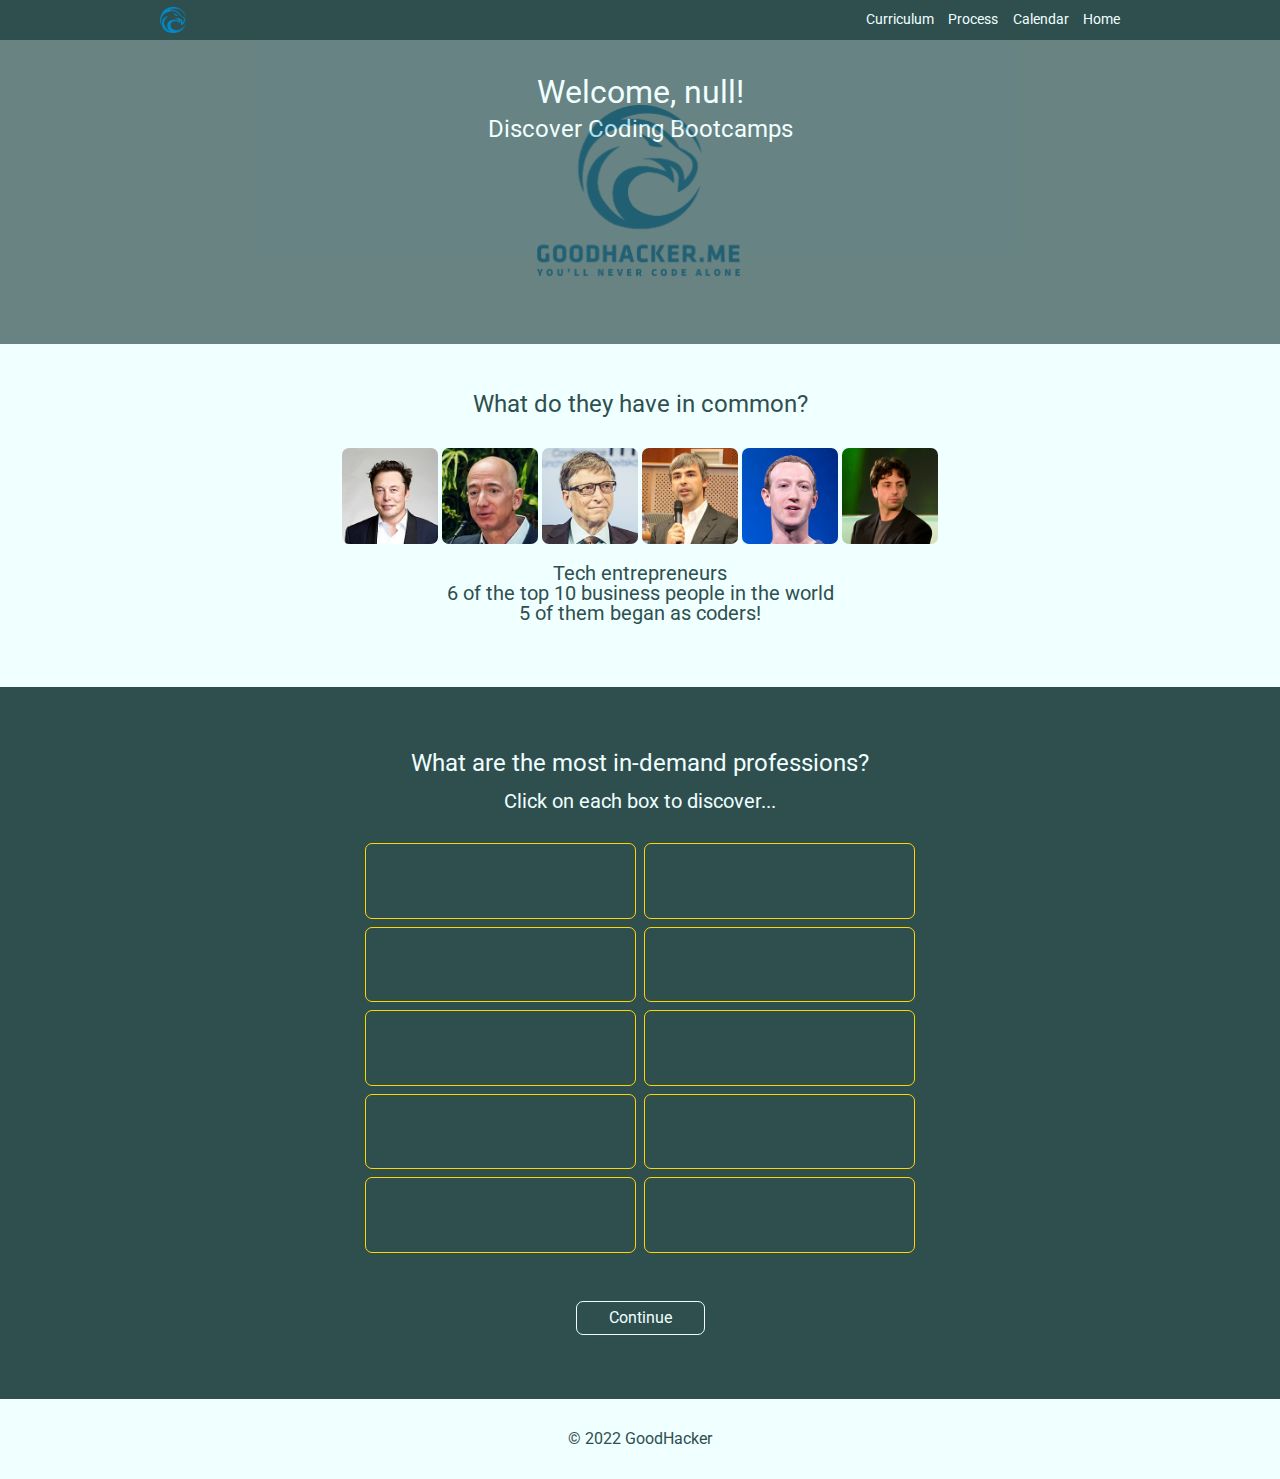
<file: index.html>
<!DOCTYPE html>
<html lang="en">
<head>
  <meta charset="UTF-8">
  <meta name="description" content="Thorough Coding Instruction">
  <title>My Coding Bootcamp</title>
  <meta name="viewport" content="width=device-width, initial-scale=1.0">
  <link rel="stylesheet" href="css/reset.css">
  <link rel="stylesheet" href="css/style.css">
  <script src="js/app.js"></script></head>
<body>
  <header>
    <nav>
      <img src="img/logo.png" alt="logo">
      <a href="#">Curriculum</a>
      <a href="#">Process</a>
      <a href="#">Calendar</a>
      <a href="index.html">Home</a>
    </nav>
  </header>
  <main>
    <section>
      <div>
        <h1 id="name"><script>welcome()</script></h1>
        <h2>Discover Coding Bootcamps</h2>  
      </div>
    </section>
    <section id="top10">
      <h2>What do they have in common?</h2>
      <br>
      <!-- <h3>Click on each image to discover</h3> -->
      <br>
      <img src="img/em.jpg" alt="musk">
      <img src="img/jb.jpg" alt="bezos">
      <img src="img/bg.jpg" alt="gates">
      <img src="img/lp.jpg" alt="page">
      <img src="img/mz.jpg" alt="zuck">
      <img src="img/sb.jpg" alt="brin">
      <!-- <img src="img/le.png" alt="ellison"> -->
      <br><br>
      <h3>Tech entrepreneurs</h3>
      <h3>6 of the top 10 business people in the world</h3>
      <h3>5 of them began as coders!</h3>
      <br>
    </section>
    <section>
      <h2>What are the most in-demand professions?</h2>
      <br>
      <h3>Click on each box to discover...</h3>
      <div id="jobs" onclick="reveal(event)">
        <p>Physical therapy aide<br>$36k / yr</p>
        <p>Nursing assistant<br>$36k / yr</p>
        <p>Construction worker<br>$39k / yr</p>
        <p><span>Web developer<br>$68k / yr</span></p>
        <p>Operations research analyst<br>$71k / yr</p>
        <p>Health services administrator<br>$73k / yr</p>
        <p>Registered nurse<br>$81k / yr</p>
        <p><span>Information security analyst<br>$84k / yr</span></p>
        <p>Statistician<br>$97k / yr</p>
        <p><span>Software engineer<br>$111k / yr<span></p>
      </div>
      <a href="guess.html" class="continue">Continue</a>
    </section>
  </main>
  <footer>
    <p>&copy; 2022 GoodHacker</p>
  </footer>
</body>
</html>
</file>
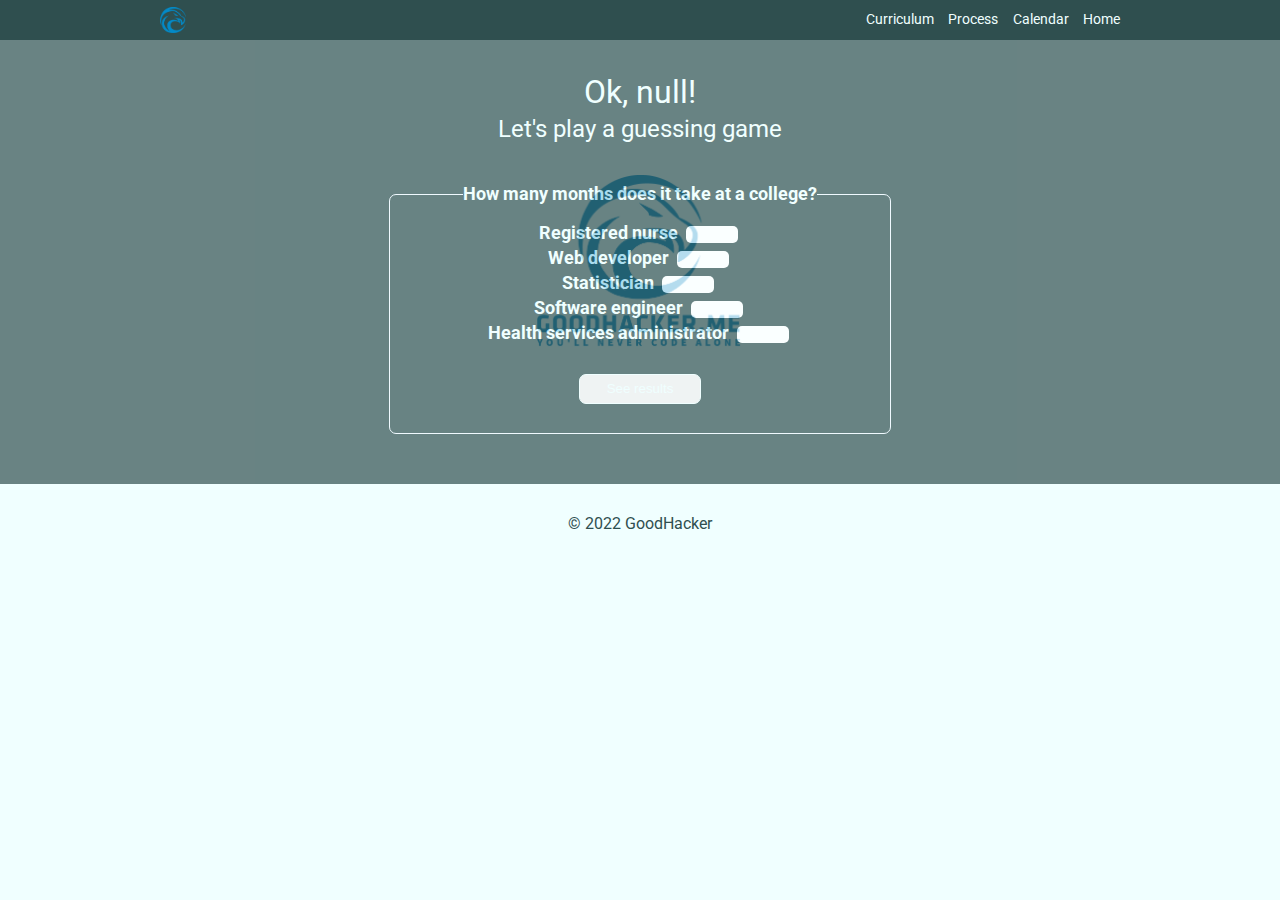
<file: guess.html>
<!DOCTYPE html>
<html lang="en">
<head>
  <meta charset="UTF-8">
  <meta name="description" content="Thorough Coding Instruction">
  <title>Bootcamp Benefits</title>
  <meta name="viewport" content="width=device-width, initial-scale=1.0">
  <link rel="stylesheet" href="css/reset.css">
  <link rel="stylesheet" href="css/style.css">
  <script src="js/guess.js"></script></head>
<body>
  <header>
    <nav>
      <img src="img/logo.png" alt="logo">
      <a href="#">Curriculum</a>
      <a href="#">Process</a>
      <a href="#">Calendar</a>
      <a href="index.html">Home</a>
    </nav>
  </header>
  <main>
    <section>
      <div>
        <h1 id="name"><script>guess()</script></h1>
        <h2>Let's play a guessing game</h2>
        <br>
        <form id="guess">
          <fieldset>
            <legend>How many months does it take at a college?</legend>
            <label for="nurse">Registered nurse</label>
            <input type="number" min="10" max="50" name="nurse">
            <br>
            <label for="web">Web developer</label>
            <input type="number" min="10" max="60" name="web">
            <br>
            <label for="stat">Statistician</label>
            <input type="number" min="10" max="90" name="stat">
            <br>
            <label for="eng">Software engineer</label>
            <input type="number" min="10" max="60" name="eng">
            <br>
            <label for="health">Health services administrator</label>
            <input type="number" min="10" max="90" name="health">
            <br>
            <button type="submit" class="continue">See results</button>
          </fieldset>
        </form>
      </div>
    </section>
  </main>
  <footer>
    <p>&copy; 2022 GoodHacker</p>
  </footer>
</body>
</html>
</file>
<file: css/style.css>
@import url('https://fonts.googleapis.com/css2?family=Roboto+Condensed:wght@300&family=Roboto:wght@100&display=swap');

body {
  background-color: azure;
  font-family: roboto;
  color: darkslategray;
  text-align: center;
}

header {
  height: 40px;
  background-color: darkslategray;
}

header img {
  height: 26px;
}

nav {
  padding: 0 2%;
  max-width: 960px;
  margin: 0 auto;
  display: grid;
  grid-template: 40px / 4fr auto auto auto auto;
  align-items: center;
}

nav > a {
  padding-left: 1em;
  font-size: 0.9em;
  color: azure;
}

a:hover {
  font-weight: bold;
}

section:first-child {
  background-image: url('../img/logoandtext.png');
  background-size: 13em;
  background-repeat: no-repeat;
  background-position: center;
}

section:first-child > div {
  margin: 0 auto;
  padding: 2rem 0 2rem;
  min-height: 15rem;
  background-color: darkslategray;
  opacity: 0.7;
  color: azure;
  line-height: 1.3;
}

div > div {
  max-width: 960px;
  margin: auto;
}

#top10 {
  padding: 3rem 0;
}

section img {
  width: 6rem;
  border-radius: 7px;
}

section:nth-child(3) {
  background-color: darkslategray;
  color: azure;
  padding: 4rem 0 3rem;
}

#jobs {
  margin: 2rem auto 1rem;
  max-width: 550px;
  display: grid;
  grid-template: auto / 1fr 1fr;
  gap: 0.5rem;
}

#jobs p {
  padding: 0.8rem 0;
  color: darkslategray;
  line-height: 1.5;
  border: 1px solid gold;
  border-radius: 7px;
}

span { font-weight: bold;}

#jobs p:hover {
  border: 1px solid azure;
}

.continue {
  border: 1px solid azure;
  border-radius: 7px;
  display: inline-block;
  padding: 0.5em 2em;
  margin: 2em 0 1em;
  color: azure;
}

fieldset {
  border: 1px solid aliceblue;
  border-radius: 7px;
  max-width: 500px;
  margin: 1em auto;
  padding: 0.9em 0;
  font-size: 1.1rem;
  font-weight: bold;
}

input {
  border: none;
  border-radius: 5px;
  max-width: 20%;
  margin: 0.3em;
}


h1 { font-size: 2rem; }

h2 { font-size: 1.5rem; }

h3 { font-size: 1.25rem; }

footer {
  padding: 2rem 0;
}
</file>
